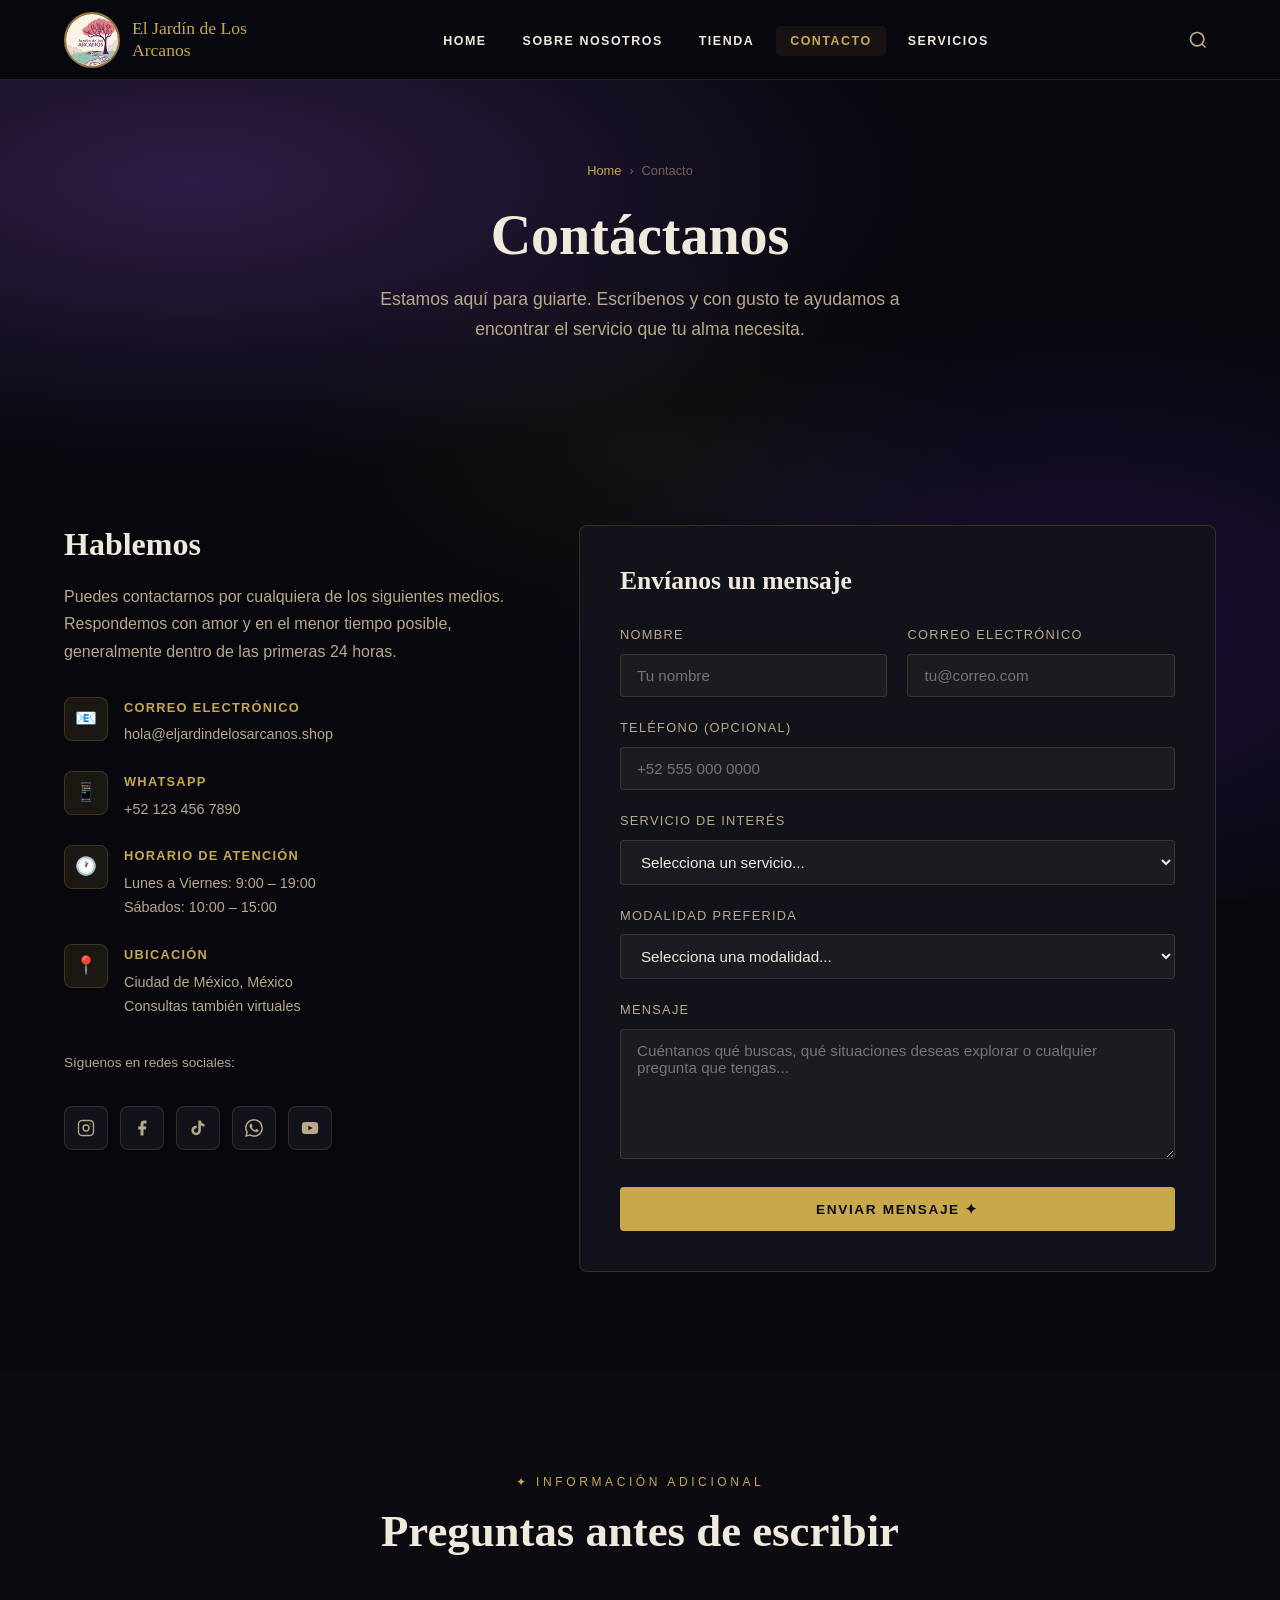
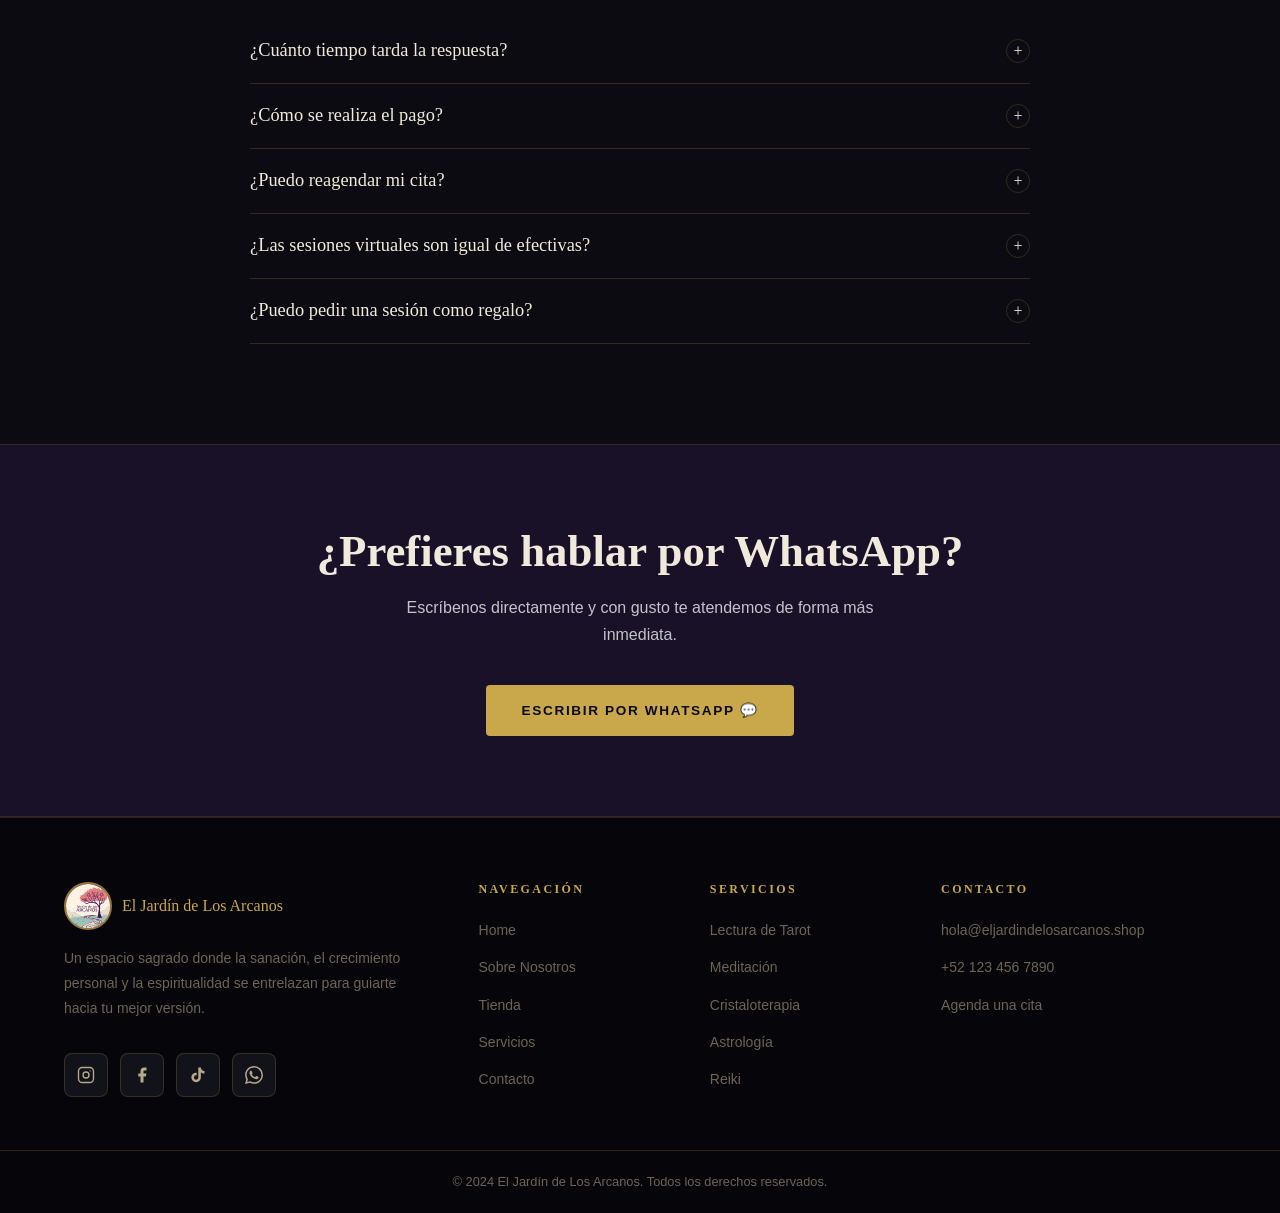
<file: contacto.html>
<!DOCTYPE html>
<html lang="es">
<head>
  <meta charset="UTF-8" />
  <meta name="viewport" content="width=device-width, initial-scale=1.0" />
  <title>Contacto — El Jardín de Los Arcanos</title>
  <meta name="description" content="Contáctanos para agendar tu consulta o resolver cualquier duda sobre nuestros servicios holísticos." />
  <link rel="stylesheet" href="css/styles.css" />
  <link rel="icon" href="data:image/svg+xml,<svg xmlns='http://www.w3.org/2000/svg' viewBox='0 0 100 100'><text y='.9em' font-size='90'>🌿</text></svg>" />
</head>
<body>

<!-- NAVBAR -->
<nav class="navbar">
  <div class="nav-inner">
    <a href="index.html" class="nav-logo">
      <img src="icon.svg" alt="El Jardín de Los Arcanos" class="nav-logo-img" />
      <span class="nav-logo-text">El Jardín de Los Arcanos</span>
    </a>
    <ul class="nav-links">
      <li><a href="index.html">Home</a></li>
      <li><a href="sobre-nosotros.html">Sobre Nosotros</a></li>
      <li><a href="tienda.html">Tienda</a></li>
      <li><a href="contacto.html">Contacto</a></li>
      <li><a href="servicios.html">Servicios</a></li>
    </ul>
    <button class="nav-search" id="searchToggle" aria-label="Buscar">
      <svg viewBox="0 0 24 24" fill="none" stroke="currentColor" stroke-width="2"><circle cx="11" cy="11" r="8"/><path d="m21 21-4.35-4.35"/></svg>
    </button>
    <button class="hamburger" id="hamburger" aria-label="Menú">
      <span></span><span></span><span></span>
    </button>
  </div>
</nav>
<div class="mobile-menu" id="mobileMenu">
  <a href="index.html">Home</a>
  <a href="sobre-nosotros.html">Sobre Nosotros</a>
  <a href="tienda.html">Tienda</a>
  <a href="contacto.html">Contacto</a>
  <a href="servicios.html">Servicios</a>
</div>
<div class="search-overlay" id="searchOverlay">
  <button class="search-close" id="searchClose">×</button>
  <input type="text" id="searchInput" placeholder="Buscar artículos, servicios..." />
  <p style="color:var(--text-muted);font-size:0.85rem">Presiona Esc para cerrar</p>
</div>

<!-- PAGE HERO -->
<div class="page-hero">
  <div class="page-hero-bg" style="background-image:url('https://images.unsplash.com/photo-1602523961358-f9f03dd557db?w=1400&q=80')"></div>
  <div class="container page-hero-content">
    <div class="breadcrumb">
      <a href="index.html">Home</a>
      <span>›</span>
      <span>Contacto</span>
    </div>
    <h1>Contáctanos</h1>
    <p>Estamos aquí para guiarte. Escríbenos y con gusto te ayudamos a encontrar el servicio que tu alma necesita.</p>
  </div>
</div>

<!-- CONTACTO PRINCIPAL -->
<section class="section">
  <div class="container">
    <div class="contact-layout">

      <!-- INFO -->
      <div class="contact-info reveal">
        <h2>Hablemos</h2>
        <p>Puedes contactarnos por cualquiera de los siguientes medios. Respondemos con amor y en el menor tiempo posible, generalmente dentro de las primeras 24 horas.</p>

        <div class="contact-item">
          <div class="contact-item-icon">📧</div>
          <div class="contact-item-text">
            <strong>Correo Electrónico</strong>
            <p><a href="mailto:hola@eljardindelosarcanos.shop" style="color:var(--text-secondary)">hola@eljardindelosarcanos.shop</a></p>
          </div>
        </div>

        <div class="contact-item">
          <div class="contact-item-icon">📱</div>
          <div class="contact-item-text">
            <strong>WhatsApp</strong>
            <p><a href="https://wa.me/521234567890" style="color:var(--text-secondary)">+52 123 456 7890</a></p>
          </div>
        </div>

        <div class="contact-item">
          <div class="contact-item-icon">🕐</div>
          <div class="contact-item-text">
            <strong>Horario de Atención</strong>
            <p>Lunes a Viernes: 9:00 – 19:00<br>Sábados: 10:00 – 15:00</p>
          </div>
        </div>

        <div class="contact-item">
          <div class="contact-item-icon">📍</div>
          <div class="contact-item-text">
            <strong>Ubicación</strong>
            <p>Ciudad de México, México<br>Consultas también virtuales</p>
          </div>
        </div>

        <div style="margin-top:32px">
          <p style="color:var(--text-secondary);font-size:0.85rem;margin-bottom:16px">Síguenos en redes sociales:</p>
          <div class="social-links">
            <a href="#" class="social-link" aria-label="Instagram"><svg viewBox="0 0 24 24" fill="none" stroke="currentColor" stroke-width="1.8" stroke-linecap="round" stroke-linejoin="round"><rect x="2" y="2" width="20" height="20" rx="5"/><circle cx="12" cy="12" r="4"/><circle cx="17.5" cy="6.5" r="0.8" fill="currentColor" stroke="none"/></svg></a>
            <a href="#" class="social-link" aria-label="Facebook"><svg viewBox="0 0 24 24" fill="currentColor"><path d="M18 2h-3a5 5 0 0 0-5 5v3H7v4h3v8h4v-8h3l1-4h-4V7a1 1 0 0 1 1-1h3z"/></svg></a>
            <a href="#" class="social-link" aria-label="TikTok"><svg viewBox="0 0 24 24" fill="currentColor"><path d="M19.59 6.69a4.83 4.83 0 0 1-3.77-4.25V2h-3.45v13.67a2.89 2.89 0 0 1-2.88 2.5 2.89 2.89 0 0 1-2.89-2.89 2.89 2.89 0 0 1 2.89-2.89c.28 0 .54.04.79.1V9.01a6.27 6.27 0 0 0-.79-.05 6.34 6.34 0 0 0-6.34 6.34 6.34 6.34 0 0 0 6.34 6.34 6.34 6.34 0 0 0 6.33-6.34V8.69a8.18 8.18 0 0 0 4.78 1.52V6.75a4.85 4.85 0 0 1-1.01-.06z"/></svg></a>
            <a href="https://wa.me/521234567890" class="social-link" aria-label="WhatsApp"><svg viewBox="0 0 24 24" fill="currentColor"><path d="M17.472 14.382c-.297-.149-1.758-.867-2.03-.967-.273-.099-.471-.148-.67.15-.197.297-.767.966-.94 1.164-.173.199-.347.223-.644.075-.297-.15-1.255-.463-2.39-1.475-.883-.788-1.48-1.761-1.653-2.059-.173-.297-.018-.458.13-.606.134-.133.298-.347.446-.52.149-.174.198-.298.298-.497.099-.198.05-.371-.025-.52-.075-.149-.669-1.612-.916-2.207-.242-.579-.487-.5-.669-.51-.173-.008-.371-.01-.57-.01-.198 0-.52.074-.792.372-.272.297-1.04 1.016-1.04 2.479 0 1.462 1.065 2.875 1.213 3.074.149.198 2.096 3.2 5.077 4.487.709.306 1.262.489 1.694.625.712.227 1.36.195 1.871.118.571-.085 1.758-.719 2.006-1.413.248-.694.248-1.289.173-1.413-.074-.124-.272-.198-.57-.347m-5.421 7.403h-.004a9.87 9.87 0 0 1-5.031-1.378l-.361-.214-3.741.982.998-3.648-.235-.374a9.86 9.86 0 0 1-1.51-5.26c.001-5.45 4.436-9.884 9.888-9.884 2.64 0 5.122 1.03 6.988 2.898a9.825 9.825 0 0 1 2.893 6.994c-.003 5.45-4.437 9.884-9.885 9.884m8.413-18.297A11.815 11.815 0 0 0 12.05 0C5.495 0 .16 5.335.157 11.892c0 2.096.547 4.142 1.588 5.945L.057 24l6.305-1.654a11.882 11.882 0 0 0 5.683 1.448h.005c6.554 0 11.89-5.335 11.893-11.893a11.821 11.821 0 0 0-3.48-8.413z"/></svg></a>
            <a href="#" class="social-link" aria-label="YouTube"><svg viewBox="0 0 24 24" fill="currentColor"><path d="M22.54 6.42a2.78 2.78 0 0 0-1.95-1.96C18.88 4 12 4 12 4s-6.88 0-8.59.46a2.78 2.78 0 0 0-1.95 1.96A29 29 0 0 0 1 12a29 29 0 0 0 .46 5.58 2.78 2.78 0 0 0 1.95 1.96C5.12 20 12 20 12 20s6.88 0 8.59-.46a2.78 2.78 0 0 0 1.95-1.96A29 29 0 0 0 23 12a29 29 0 0 0-.46-5.58zM9.75 15.02V8.98L15.5 12l-5.75 3.02z"/></svg></a>
          </div>
        </div>
      </div>

      <!-- FORMULARIO -->
      <div class="reveal">
        <div class="contact-form" id="contactFormWrap">
          <h3>Envíanos un mensaje</h3>
          <form id="contactForm">
            <div class="form-row">
              <div class="form-group">
                <label for="nombre">Nombre</label>
                <input type="text" id="nombre" name="nombre" placeholder="Tu nombre" required />
              </div>
              <div class="form-group">
                <label for="email">Correo Electrónico</label>
                <input type="email" id="email" name="email" placeholder="tu@correo.com" required />
              </div>
            </div>
            <div class="form-group">
              <label for="telefono">Teléfono (opcional)</label>
              <input type="tel" id="telefono" name="telefono" placeholder="+52 555 000 0000" />
            </div>
            <div class="form-group">
              <label for="servicio">Servicio de interés</label>
              <select id="servicio" name="servicio">
                <option value="">Selecciona un servicio...</option>
                <option value="tarot">Lectura de Tarot</option>
                <option value="meditacion">Meditación Guiada</option>
                <option value="cristaloterapia">Cristaloterapia</option>
                <option value="astrologia">Carta Astral</option>
                <option value="reiki">Reiki Universal</option>
                <option value="rituales">Rituales de Luna</option>
                <option value="numerologia">Numerología</option>
                <option value="paquete">Paquetes de Acompañamiento</option>
                <option value="tienda">Productos de la Tienda</option>
                <option value="otro">Otro</option>
              </select>
            </div>
            <div class="form-group">
              <label for="modalidad">Modalidad preferida</label>
              <select id="modalidad" name="modalidad">
                <option value="">Selecciona una modalidad...</option>
                <option value="virtual">Virtual (videollamada)</option>
                <option value="presencial">Presencial (CDMX)</option>
                <option value="indiferente">Me es indiferente</option>
              </select>
            </div>
            <div class="form-group">
              <label for="mensaje">Mensaje</label>
              <textarea id="mensaje" name="mensaje" placeholder="Cuéntanos qué buscas, qué situaciones deseas explorar o cualquier pregunta que tengas..." required></textarea>
            </div>
            <button type="submit" class="btn btn-primary" style="width:100%">Enviar mensaje ✦</button>
          </form>

          <div class="form-success" id="formSuccess">
            <div class="success-icon">🌙</div>
            <h3 style="font-family:var(--font-heading);font-size:1.8rem;margin-bottom:12px">¡Mensaje recibido!</h3>
            <p style="color:var(--text-secondary)">Gracias por escribirnos. Te contactaremos dentro de las próximas 24 horas con amor y dedicación.</p>
            <a href="index.html" class="btn btn-outline" style="margin-top:24px;display:inline-block">Volver al inicio</a>
          </div>
        </div>
      </div>

    </div>
  </div>
</section>

<!-- MAPA / HORARIOS -->
<section class="section section-alt">
  <div class="container">
    <div class="section-header reveal">
      <span class="eyebrow">✦ Información adicional</span>
      <h2>Preguntas antes de escribir</h2>
    </div>
    <div class="faq-list">
      <div class="faq-item reveal">
        <button class="faq-question">¿Cuánto tiempo tarda la respuesta? <span class="faq-icon">+</span></button>
        <div class="faq-answer">
          <div class="faq-answer-inner">Respondemos todos los mensajes dentro de las primeras 24 horas en días hábiles. Los mensajes recibidos los fines de semana o en días festivos serán atendidos el siguiente día hábil.</div>
        </div>
      </div>
      <div class="faq-item reveal">
        <button class="faq-question">¿Cómo se realiza el pago? <span class="faq-icon">+</span></button>
        <div class="faq-answer">
          <div class="faq-answer-inner">Aceptamos transferencia bancaria, tarjeta de crédito/débito y PayPal. Para las sesiones se solicita un depósito del 50% al confirmar la cita. El saldo restante se liquida al inicio de la sesión.</div>
        </div>
      </div>
      <div class="faq-item reveal">
        <button class="faq-question">¿Puedo reagendar mi cita? <span class="faq-icon">+</span></button>
        <div class="faq-answer">
          <div class="faq-answer-inner">Sí, puedes reagendar con al menos 24 horas de anticipación sin costo adicional. Las cancelaciones con menos de 24 horas o el no presentarse a la cita sin aviso implican la pérdida del depósito.</div>
        </div>
      </div>
      <div class="faq-item reveal">
        <button class="faq-question">¿Las sesiones virtuales son igual de efectivas? <span class="faq-icon">+</span></button>
        <div class="faq-answer">
          <div class="faq-answer-inner">Totalmente. La energía no tiene barreras geográficas. Nuestras sesiones virtuales tienen exactamente la misma profundidad y efectividad que las presenciales. Se realizan por Zoom, Google Meet o WhatsApp Video.</div>
        </div>
      </div>
      <div class="faq-item reveal">
        <button class="faq-question">¿Puedo pedir una sesión como regalo? <span class="faq-icon">+</span></button>
        <div class="faq-answer">
          <div class="faq-answer-inner">¡Sí! Ofrecemos tarjetas de regalo para todos nuestros servicios. Son el regalo perfecto para quienes buscan crecimiento personal y bienestar espiritual. Contáctanos para más detalles.</div>
        </div>
      </div>
    </div>
  </div>
</section>

<!-- CTA -->
<div class="cta-band">
  <div class="container">
    <h2 class="reveal">¿Prefieres hablar por WhatsApp?</h2>
    <p class="reveal">Escríbenos directamente y con gusto te atendemos de forma más inmediata.</p>
    <a href="https://wa.me/521234567890?text=Hola,%20me%20interesa%20conocer%20más%20sobre%20sus%20servicios" class="btn btn-primary reveal" target="_blank" rel="noopener">Escribir por WhatsApp 💬</a>
  </div>
</div>

<!-- FOOTER -->
<footer class="footer">
  <div class="container">
    <div class="footer-grid">
      <div class="footer-brand">
        <div class="footer-logo">
          <img src="icon.svg" alt="Logo" class="footer-logo-img" />
          <span class="footer-logo-text">El Jardín de Los Arcanos</span>
        </div>
        <p class="footer-desc">Un espacio sagrado donde la sanación, el crecimiento personal y la espiritualidad se entrelazan para guiarte hacia tu mejor versión.</p>
        <div class="social-links">
          <a href="#" class="social-link" aria-label="Instagram"><svg viewBox="0 0 24 24" fill="none" stroke="currentColor" stroke-width="1.8" stroke-linecap="round" stroke-linejoin="round"><rect x="2" y="2" width="20" height="20" rx="5"/><circle cx="12" cy="12" r="4"/><circle cx="17.5" cy="6.5" r="0.8" fill="currentColor" stroke="none"/></svg></a>
          <a href="#" class="social-link" aria-label="Facebook"><svg viewBox="0 0 24 24" fill="currentColor"><path d="M18 2h-3a5 5 0 0 0-5 5v3H7v4h3v8h4v-8h3l1-4h-4V7a1 1 0 0 1 1-1h3z"/></svg></a>
          <a href="#" class="social-link" aria-label="TikTok"><svg viewBox="0 0 24 24" fill="currentColor"><path d="M19.59 6.69a4.83 4.83 0 0 1-3.77-4.25V2h-3.45v13.67a2.89 2.89 0 0 1-2.88 2.5 2.89 2.89 0 0 1-2.89-2.89 2.89 2.89 0 0 1 2.89-2.89c.28 0 .54.04.79.1V9.01a6.27 6.27 0 0 0-.79-.05 6.34 6.34 0 0 0-6.34 6.34 6.34 6.34 0 0 0 6.34 6.34 6.34 6.34 0 0 0 6.33-6.34V8.69a8.18 8.18 0 0 0 4.78 1.52V6.75a4.85 4.85 0 0 1-1.01-.06z"/></svg></a>
          <a href="https://wa.me/521234567890" class="social-link" aria-label="WhatsApp"><svg viewBox="0 0 24 24" fill="currentColor"><path d="M17.472 14.382c-.297-.149-1.758-.867-2.03-.967-.273-.099-.471-.148-.67.15-.197.297-.767.966-.94 1.164-.173.199-.347.223-.644.075-.297-.15-1.255-.463-2.39-1.475-.883-.788-1.48-1.761-1.653-2.059-.173-.297-.018-.458.13-.606.134-.133.298-.347.446-.52.149-.174.198-.298.298-.497.099-.198.05-.371-.025-.52-.075-.149-.669-1.612-.916-2.207-.242-.579-.487-.5-.669-.51-.173-.008-.371-.01-.57-.01-.198 0-.52.074-.792.372-.272.297-1.04 1.016-1.04 2.479 0 1.462 1.065 2.875 1.213 3.074.149.198 2.096 3.2 5.077 4.487.709.306 1.262.489 1.694.625.712.227 1.36.195 1.871.118.571-.085 1.758-.719 2.006-1.413.248-.694.248-1.289.173-1.413-.074-.124-.272-.198-.57-.347m-5.421 7.403h-.004a9.87 9.87 0 0 1-5.031-1.378l-.361-.214-3.741.982.998-3.648-.235-.374a9.86 9.86 0 0 1-1.51-5.26c.001-5.45 4.436-9.884 9.888-9.884 2.64 0 5.122 1.03 6.988 2.898a9.825 9.825 0 0 1 2.893 6.994c-.003 5.45-4.437 9.884-9.885 9.884m8.413-18.297A11.815 11.815 0 0 0 12.05 0C5.495 0 .16 5.335.157 11.892c0 2.096.547 4.142 1.588 5.945L.057 24l6.305-1.654a11.882 11.882 0 0 0 5.683 1.448h.005c6.554 0 11.89-5.335 11.893-11.893a11.821 11.821 0 0 0-3.48-8.413z"/></svg></a>
        </div>
      </div>
      <div class="footer-col">
        <h4>Navegación</h4>
        <ul class="footer-links">
          <li><a href="index.html">Home</a></li>
          <li><a href="sobre-nosotros.html">Sobre Nosotros</a></li>
          <li><a href="tienda.html">Tienda</a></li>
          <li><a href="servicios.html">Servicios</a></li>
          <li><a href="contacto.html">Contacto</a></li>
        </ul>
      </div>
      <div class="footer-col">
        <h4>Servicios</h4>
        <ul class="footer-links">
          <li><a href="servicios.html">Lectura de Tarot</a></li>
          <li><a href="servicios.html">Meditación</a></li>
          <li><a href="servicios.html">Cristaloterapia</a></li>
          <li><a href="servicios.html">Astrología</a></li>
          <li><a href="servicios.html">Reiki</a></li>
        </ul>
      </div>
      <div class="footer-col">
        <h4>Contacto</h4>
        <ul class="footer-links">
          <li><a href="mailto:hola@eljardindelosarcanos.shop">hola@eljardindelosarcanos.shop</a></li>
          <li><a href="tel:+521234567890">+52 123 456 7890</a></li>
          <li><a href="contacto.html">Agenda una cita</a></li>
        </ul>
      </div>
    </div>
  </div>
  <div class="footer-bottom">
    <div class="container">
      <p>© 2024 El Jardín de Los Arcanos. Todos los derechos reservados.</p>
    </div>
  </div>
</footer>

<script src="js/main.js"></script>
</body>
</html>
</file>
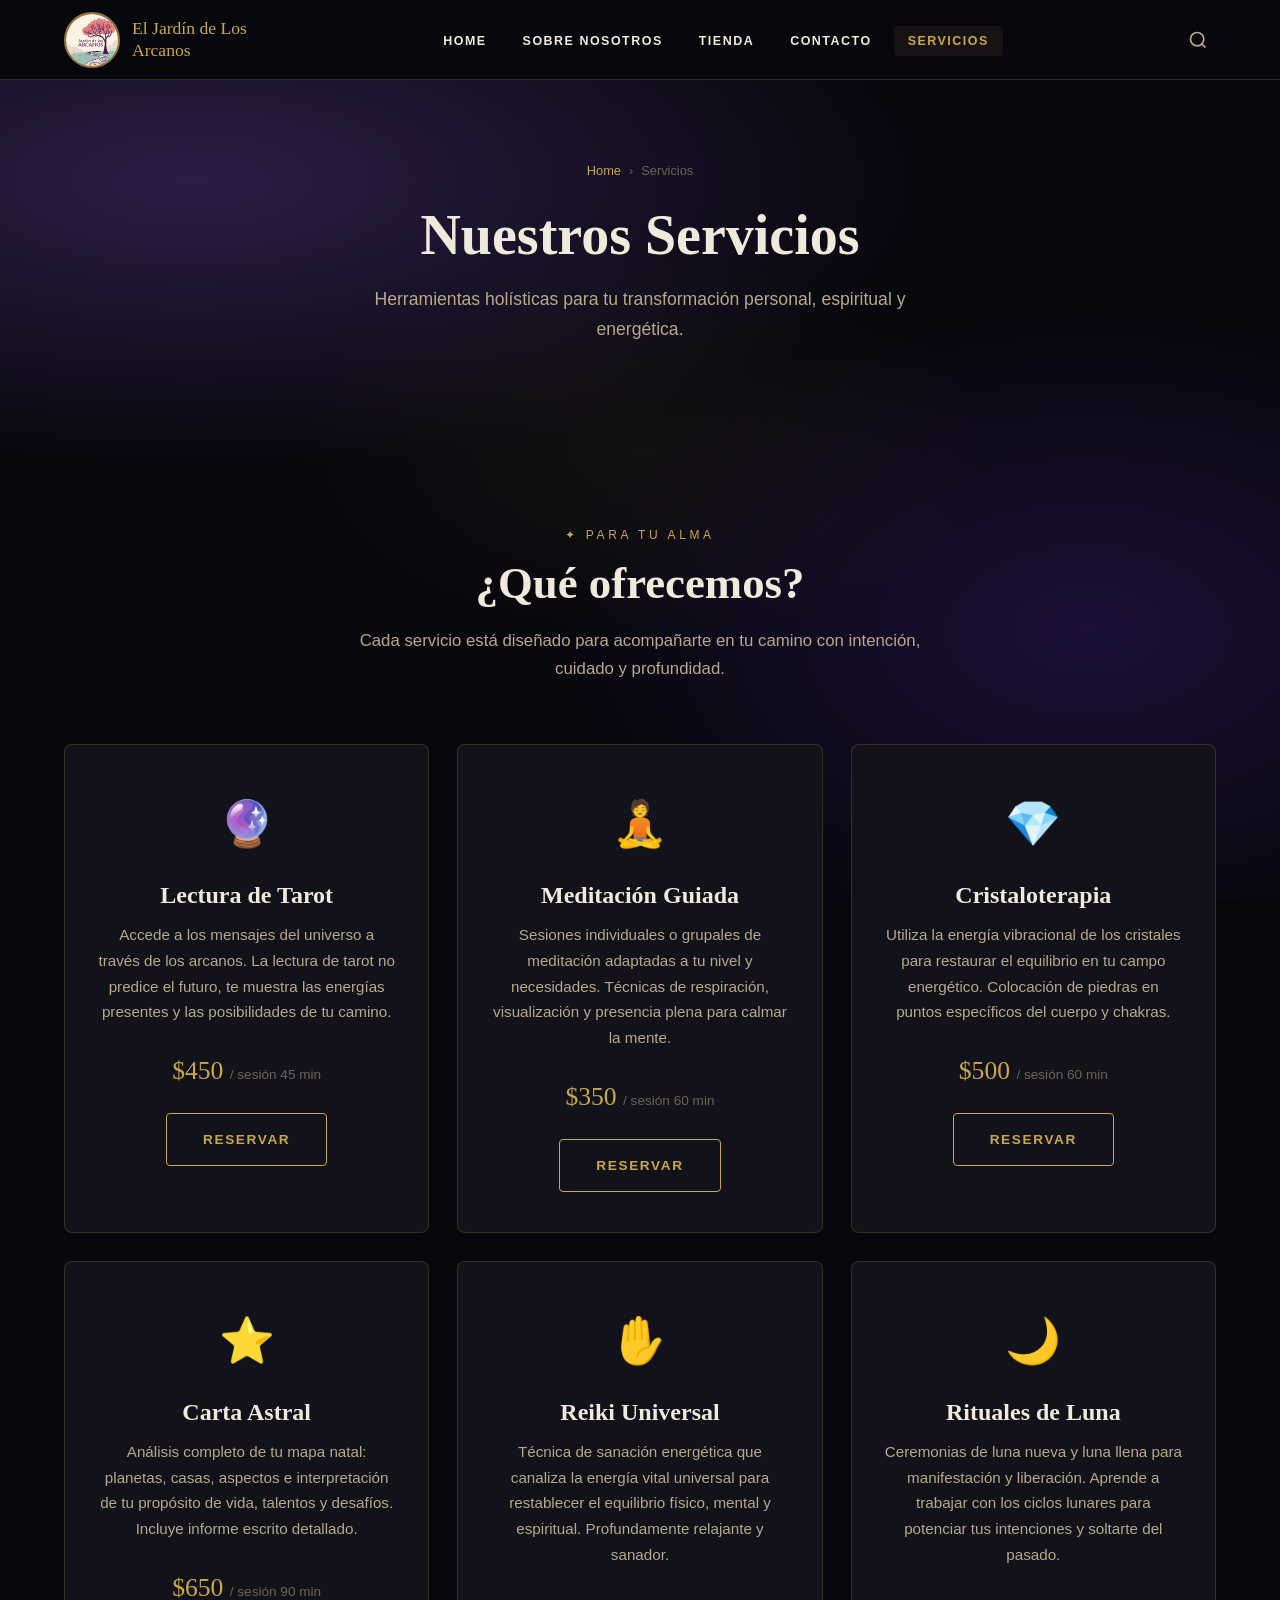
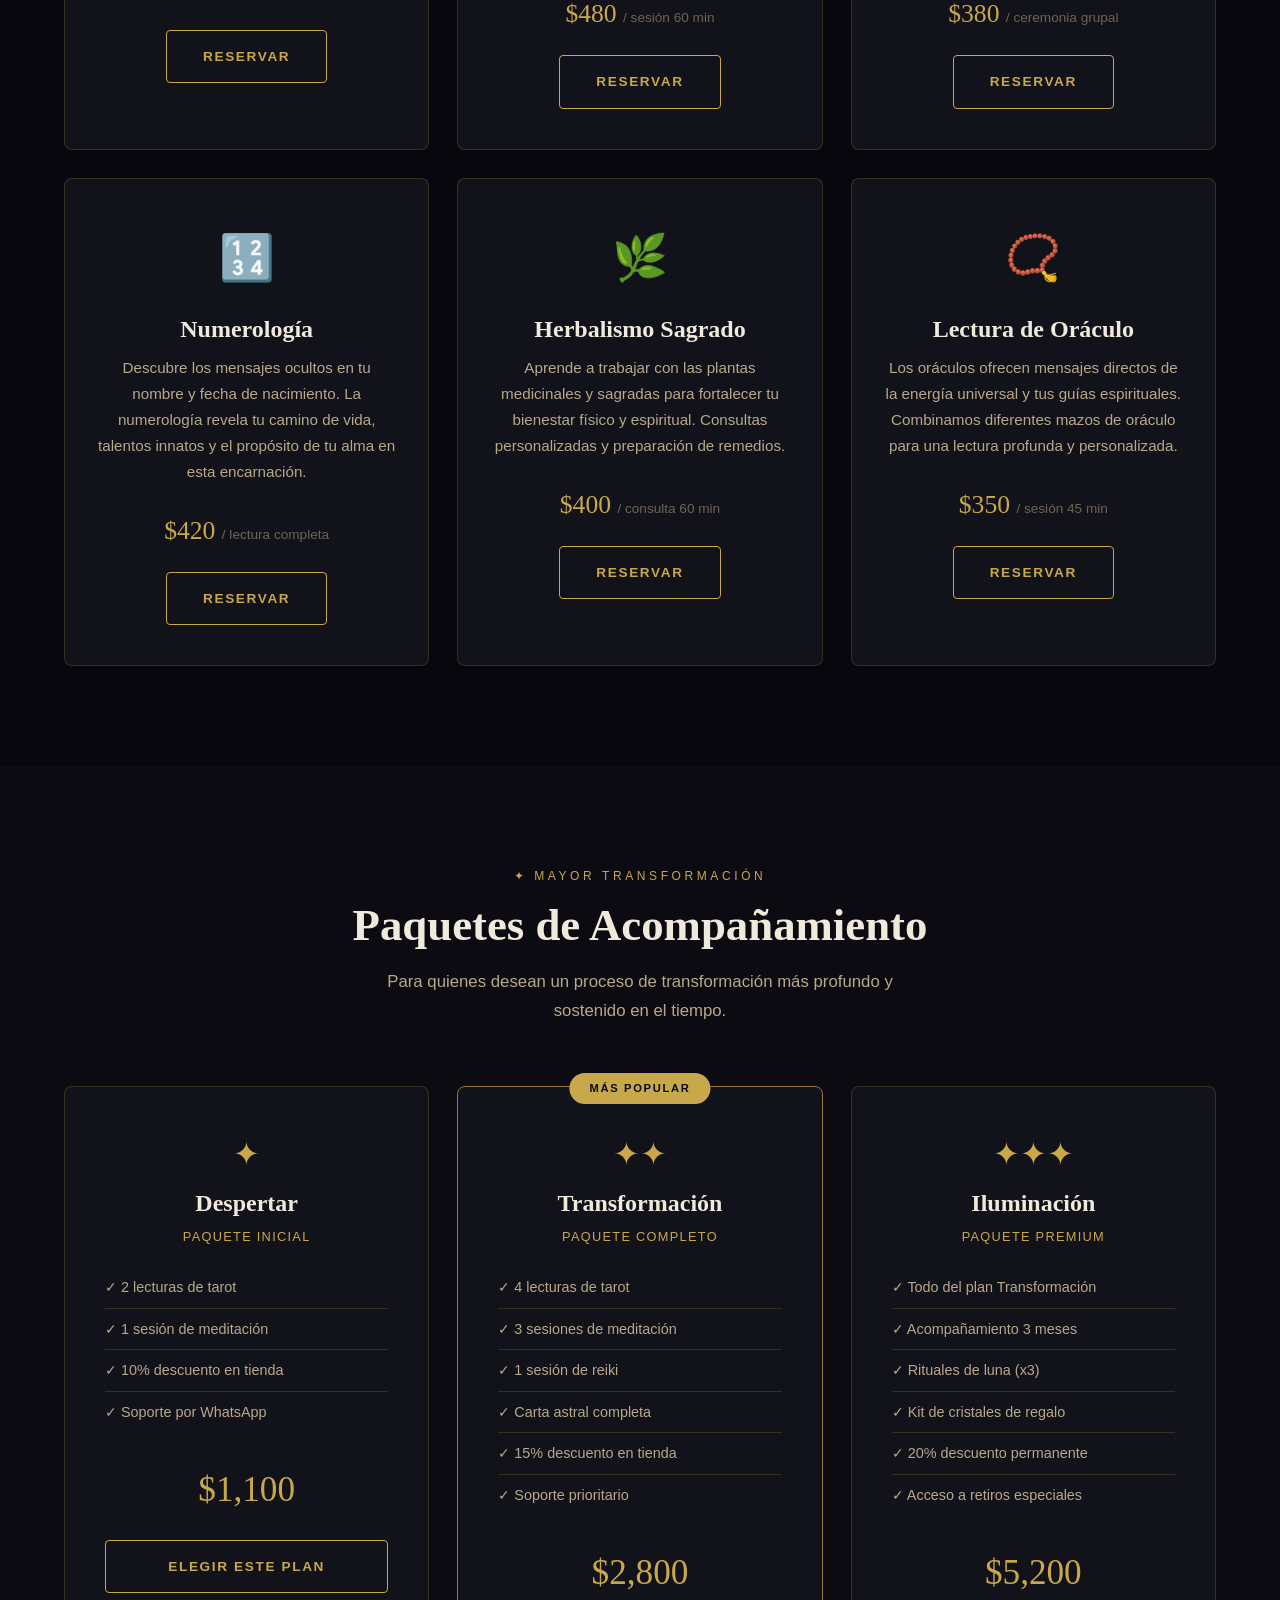
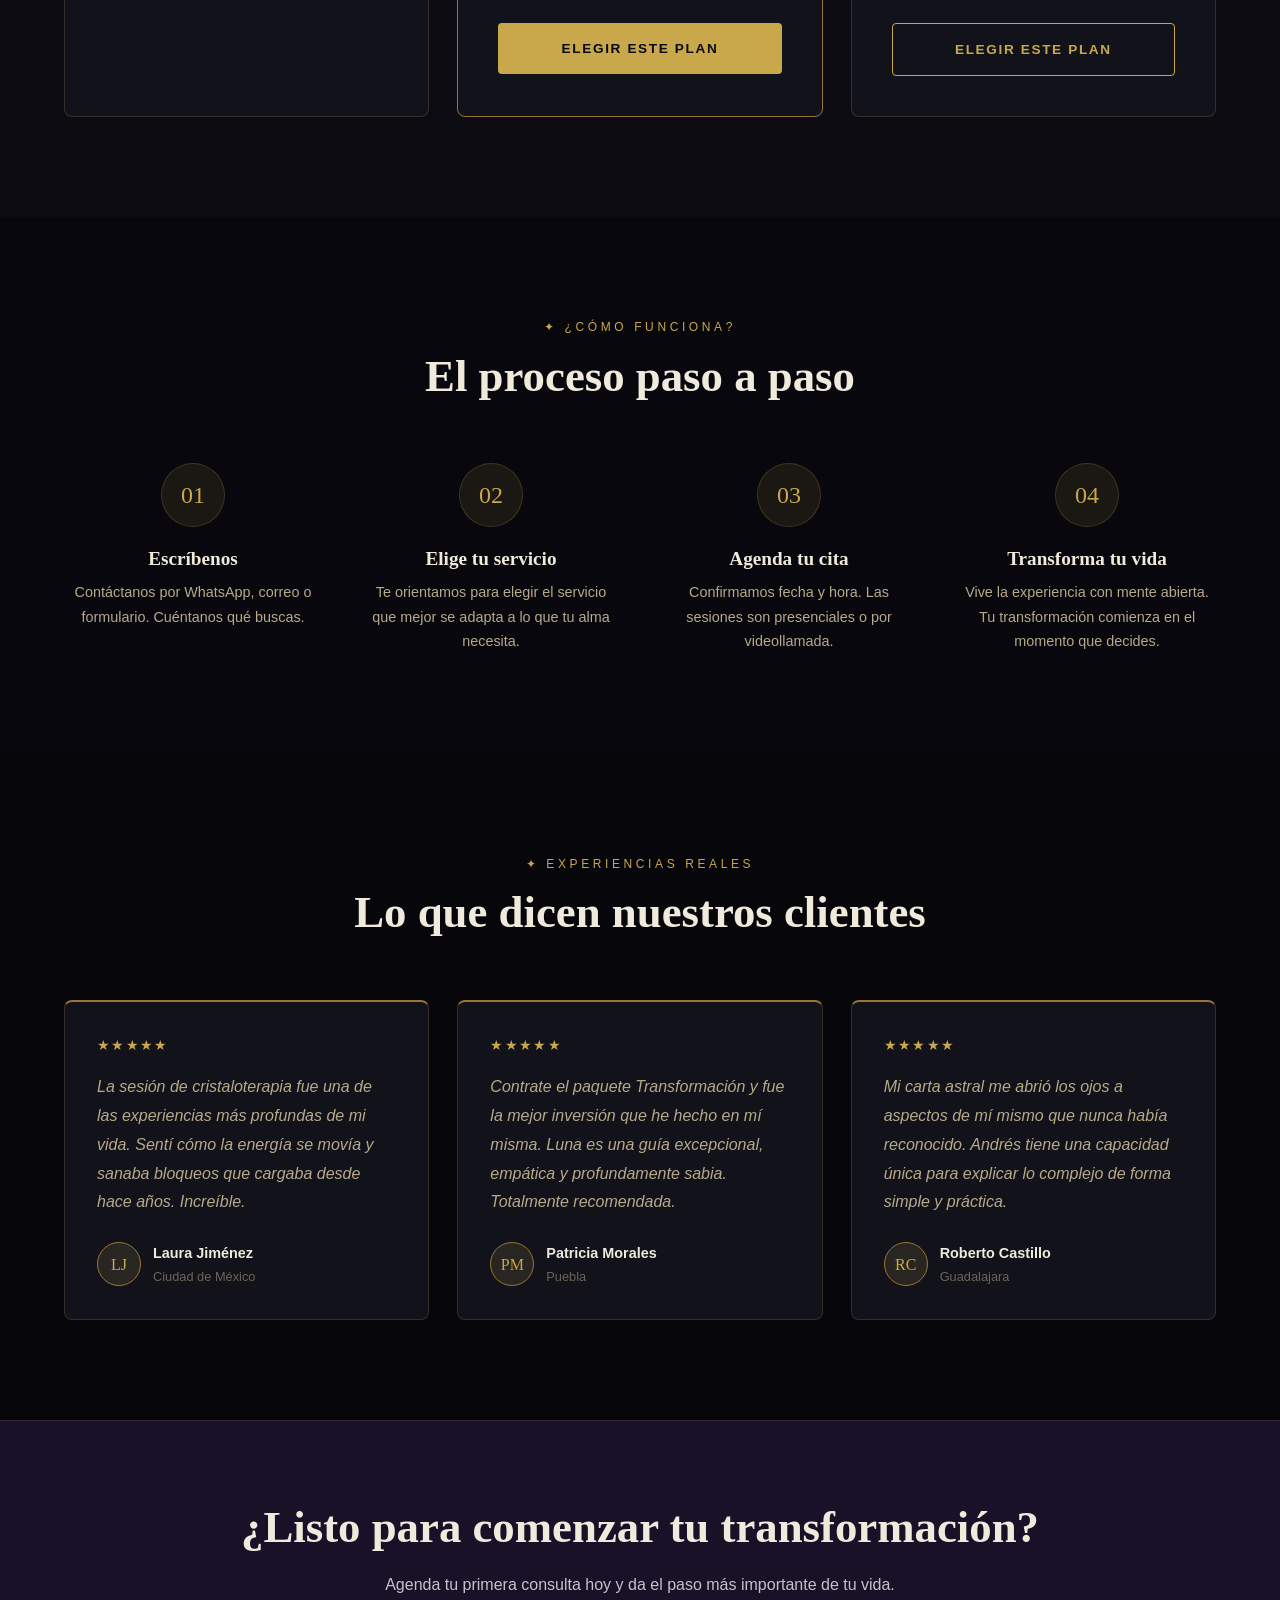
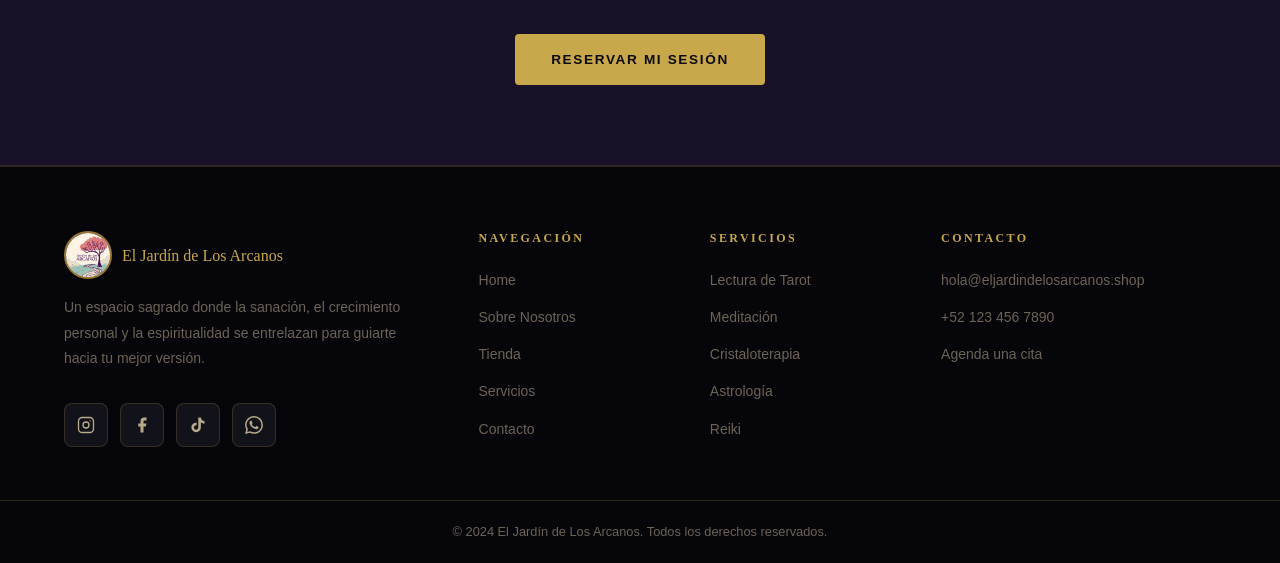
<file: servicios.html>
<!DOCTYPE html>
<html lang="es">
<head>
  <meta charset="UTF-8" />
  <meta name="viewport" content="width=device-width, initial-scale=1.0" />
  <title>Servicios — El Jardín de Los Arcanos</title>
  <meta name="description" content="Descubre todos nuestros servicios holísticos: tarot, meditación, cristaloterapia, astrología, reiki y más." />
  <link rel="stylesheet" href="css/styles.css" />
  <link rel="icon" href="data:image/svg+xml,<svg xmlns='http://www.w3.org/2000/svg' viewBox='0 0 100 100'><text y='.9em' font-size='90'>🌿</text></svg>" />
</head>
<body>

<!-- NAVBAR -->
<nav class="navbar">
  <div class="nav-inner">
    <a href="index.html" class="nav-logo">
      <img src="icon.svg" alt="El Jardín de Los Arcanos" class="nav-logo-img" />
      <span class="nav-logo-text">El Jardín de Los Arcanos</span>
    </a>
    <ul class="nav-links">
      <li><a href="index.html">Home</a></li>
      <li><a href="sobre-nosotros.html">Sobre Nosotros</a></li>
      <li><a href="tienda.html">Tienda</a></li>
      <li><a href="contacto.html">Contacto</a></li>
      <li><a href="servicios.html">Servicios</a></li>
    </ul>
    <button class="nav-search" id="searchToggle" aria-label="Buscar">
      <svg viewBox="0 0 24 24" fill="none" stroke="currentColor" stroke-width="2"><circle cx="11" cy="11" r="8"/><path d="m21 21-4.35-4.35"/></svg>
    </button>
    <button class="hamburger" id="hamburger" aria-label="Menú">
      <span></span><span></span><span></span>
    </button>
  </div>
</nav>
<div class="mobile-menu" id="mobileMenu">
  <a href="index.html">Home</a>
  <a href="sobre-nosotros.html">Sobre Nosotros</a>
  <a href="tienda.html">Tienda</a>
  <a href="contacto.html">Contacto</a>
  <a href="servicios.html">Servicios</a>
</div>
<div class="search-overlay" id="searchOverlay">
  <button class="search-close" id="searchClose">×</button>
  <input type="text" id="searchInput" placeholder="Buscar artículos, servicios..." />
  <p style="color:var(--text-muted);font-size:0.85rem">Presiona Esc para cerrar</p>
</div>

<!-- PAGE HERO -->
<div class="page-hero">
  <div class="page-hero-bg" style="background-image:url('https://images.unsplash.com/photo-1601929862195-b9560e0e3297?w=1400&q=80')"></div>
  <div class="container page-hero-content">
    <div class="breadcrumb">
      <a href="index.html">Home</a>
      <span>›</span>
      <span>Servicios</span>
    </div>
    <h1>Nuestros Servicios</h1>
    <p>Herramientas holísticas para tu transformación personal, espiritual y energética.</p>
  </div>
</div>

<!-- SERVICIOS PRINCIPALES -->
<section class="section">
  <div class="container">
    <div class="section-header reveal">
      <span class="eyebrow">✦ Para tu alma</span>
      <h2>¿Qué ofrecemos?</h2>
      <p>Cada servicio está diseñado para acompañarte en tu camino con intención, cuidado y profundidad.</p>
    </div>
    <div class="services-grid">

      <div class="service-card reveal">
        <span class="service-icon">🔮</span>
        <h3>Lectura de Tarot</h3>
        <p>Accede a los mensajes del universo a través de los arcanos. La lectura de tarot no predice el futuro, te muestra las energías presentes y las posibilidades de tu camino.</p>
        <span class="service-price">$450 <span>/ sesión 45 min</span></span>
        <a href="contacto.html" class="btn btn-outline">Reservar</a>
      </div>

      <div class="service-card reveal">
        <span class="service-icon">🧘</span>
        <h3>Meditación Guiada</h3>
        <p>Sesiones individuales o grupales de meditación adaptadas a tu nivel y necesidades. Técnicas de respiración, visualización y presencia plena para calmar la mente.</p>
        <span class="service-price">$350 <span>/ sesión 60 min</span></span>
        <a href="contacto.html" class="btn btn-outline">Reservar</a>
      </div>

      <div class="service-card reveal">
        <span class="service-icon">💎</span>
        <h3>Cristaloterapia</h3>
        <p>Utiliza la energía vibracional de los cristales para restaurar el equilibrio en tu campo energético. Colocación de piedras en puntos específicos del cuerpo y chakras.</p>
        <span class="service-price">$500 <span>/ sesión 60 min</span></span>
        <a href="contacto.html" class="btn btn-outline">Reservar</a>
      </div>

      <div class="service-card reveal">
        <span class="service-icon">⭐</span>
        <h3>Carta Astral</h3>
        <p>Análisis completo de tu mapa natal: planetas, casas, aspectos e interpretación de tu propósito de vida, talentos y desafíos. Incluye informe escrito detallado.</p>
        <span class="service-price">$650 <span>/ sesión 90 min</span></span>
        <a href="contacto.html" class="btn btn-outline">Reservar</a>
      </div>

      <div class="service-card reveal">
        <span class="service-icon">✋</span>
        <h3>Reiki Universal</h3>
        <p>Técnica de sanación energética que canaliza la energía vital universal para restablecer el equilibrio físico, mental y espiritual. Profundamente relajante y sanador.</p>
        <span class="service-price">$480 <span>/ sesión 60 min</span></span>
        <a href="contacto.html" class="btn btn-outline">Reservar</a>
      </div>

      <div class="service-card reveal">
        <span class="service-icon">🌙</span>
        <h3>Rituales de Luna</h3>
        <p>Ceremonias de luna nueva y luna llena para manifestación y liberación. Aprende a trabajar con los ciclos lunares para potenciar tus intenciones y soltarte del pasado.</p>
        <span class="service-price">$380 <span>/ ceremonia grupal</span></span>
        <a href="contacto.html" class="btn btn-outline">Reservar</a>
      </div>

      <div class="service-card reveal">
        <span class="service-icon">🔢</span>
        <h3>Numerología</h3>
        <p>Descubre los mensajes ocultos en tu nombre y fecha de nacimiento. La numerología revela tu camino de vida, talentos innatos y el propósito de tu alma en esta encarnación.</p>
        <span class="service-price">$420 <span>/ lectura completa</span></span>
        <a href="contacto.html" class="btn btn-outline">Reservar</a>
      </div>

      <div class="service-card reveal">
        <span class="service-icon">🌿</span>
        <h3>Herbalismo Sagrado</h3>
        <p>Aprende a trabajar con las plantas medicinales y sagradas para fortalecer tu bienestar físico y espiritual. Consultas personalizadas y preparación de remedios.</p>
        <span class="service-price">$400 <span>/ consulta 60 min</span></span>
        <a href="contacto.html" class="btn btn-outline">Reservar</a>
      </div>

      <div class="service-card reveal">
        <span class="service-icon">📿</span>
        <h3>Lectura de Oráculo</h3>
        <p>Los oráculos ofrecen mensajes directos de la energía universal y tus guías espirituales. Combinamos diferentes mazos de oráculo para una lectura profunda y personalizada.</p>
        <span class="service-price">$350 <span>/ sesión 45 min</span></span>
        <a href="contacto.html" class="btn btn-outline">Reservar</a>
      </div>

    </div>
  </div>
</section>

<!-- PAQUETES -->
<section class="section section-alt">
  <div class="container">
    <div class="section-header reveal">
      <span class="eyebrow">✦ Mayor transformación</span>
      <h2>Paquetes de Acompañamiento</h2>
      <p>Para quienes desean un proceso de transformación más profundo y sostenido en el tiempo.</p>
    </div>
    <div class="cards-grid" style="grid-template-columns:repeat(auto-fit,minmax(300px,1fr))">
      <div class="card reveal">
        <div class="card-body" style="padding:40px;text-align:center">
          <div style="font-size:2rem;color:var(--gold);margin-bottom:8px">✦</div>
          <h3 style="font-size:1.5rem;margin-bottom:8px">Despertar</h3>
          <p style="color:var(--gold);font-size:0.8rem;letter-spacing:0.1em;text-transform:uppercase;margin-bottom:20px">Paquete Inicial</p>
          <ul style="list-style:none;color:var(--text-secondary);font-size:0.9rem;margin-bottom:28px;text-align:left">
            <li style="padding:8px 0;border-bottom:1px solid var(--border)">✓ 2 lecturas de tarot</li>
            <li style="padding:8px 0;border-bottom:1px solid var(--border)">✓ 1 sesión de meditación</li>
            <li style="padding:8px 0;border-bottom:1px solid var(--border)">✓ 10% descuento en tienda</li>
            <li style="padding:8px 0">✓ Soporte por WhatsApp</li>
          </ul>
          <div style="font-family:var(--font-heading);font-size:2.2rem;color:var(--gold);margin-bottom:20px">$1,100</div>
          <a href="contacto.html" class="btn btn-outline" style="width:100%;display:block;text-align:center">Elegir este plan</a>
        </div>
      </div>
      <div class="card reveal" style="border-color:var(--gold-dark);position:relative;overflow:visible">
        <div style="position:absolute;top:-14px;left:50%;transform:translateX(-50%);background:var(--gold);color:#0a0a0f;font-size:0.7rem;font-weight:700;letter-spacing:0.15em;text-transform:uppercase;padding:6px 20px;border-radius:999px;white-space:nowrap">Más popular</div>
        <div class="card-body" style="padding:40px;text-align:center">
          <div style="font-size:2rem;color:var(--gold);margin-bottom:8px">✦✦</div>
          <h3 style="font-size:1.5rem;margin-bottom:8px">Transformación</h3>
          <p style="color:var(--gold);font-size:0.8rem;letter-spacing:0.1em;text-transform:uppercase;margin-bottom:20px">Paquete Completo</p>
          <ul style="list-style:none;color:var(--text-secondary);font-size:0.9rem;margin-bottom:28px;text-align:left">
            <li style="padding:8px 0;border-bottom:1px solid var(--border)">✓ 4 lecturas de tarot</li>
            <li style="padding:8px 0;border-bottom:1px solid var(--border)">✓ 3 sesiones de meditación</li>
            <li style="padding:8px 0;border-bottom:1px solid var(--border)">✓ 1 sesión de reiki</li>
            <li style="padding:8px 0;border-bottom:1px solid var(--border)">✓ Carta astral completa</li>
            <li style="padding:8px 0;border-bottom:1px solid var(--border)">✓ 15% descuento en tienda</li>
            <li style="padding:8px 0">✓ Soporte prioritario</li>
          </ul>
          <div style="font-family:var(--font-heading);font-size:2.2rem;color:var(--gold);margin-bottom:20px">$2,800</div>
          <a href="contacto.html" class="btn btn-primary" style="width:100%;display:block;text-align:center">Elegir este plan</a>
        </div>
      </div>
      <div class="card reveal">
        <div class="card-body" style="padding:40px;text-align:center">
          <div style="font-size:2rem;color:var(--gold);margin-bottom:8px">✦✦✦</div>
          <h3 style="font-size:1.5rem;margin-bottom:8px">Iluminación</h3>
          <p style="color:var(--gold);font-size:0.8rem;letter-spacing:0.1em;text-transform:uppercase;margin-bottom:20px">Paquete Premium</p>
          <ul style="list-style:none;color:var(--text-secondary);font-size:0.9rem;margin-bottom:28px;text-align:left">
            <li style="padding:8px 0;border-bottom:1px solid var(--border)">✓ Todo del plan Transformación</li>
            <li style="padding:8px 0;border-bottom:1px solid var(--border)">✓ Acompañamiento 3 meses</li>
            <li style="padding:8px 0;border-bottom:1px solid var(--border)">✓ Rituales de luna (x3)</li>
            <li style="padding:8px 0;border-bottom:1px solid var(--border)">✓ Kit de cristales de regalo</li>
            <li style="padding:8px 0;border-bottom:1px solid var(--border)">✓ 20% descuento permanente</li>
            <li style="padding:8px 0">✓ Acceso a retiros especiales</li>
          </ul>
          <div style="font-family:var(--font-heading);font-size:2.2rem;color:var(--gold);margin-bottom:20px">$5,200</div>
          <a href="contacto.html" class="btn btn-outline" style="width:100%;display:block;text-align:center">Elegir este plan</a>
        </div>
      </div>
    </div>
  </div>
</section>

<!-- PROCESO -->
<section class="section">
  <div class="container">
    <div class="section-header reveal">
      <span class="eyebrow">✦ ¿Cómo funciona?</span>
      <h2>El proceso paso a paso</h2>
    </div>
    <div style="display:grid;grid-template-columns:repeat(auto-fit,minmax(220px,1fr));gap:40px;text-align:center">
      <div class="reveal">
        <div style="width:64px;height:64px;border-radius:50%;background:rgba(201,168,76,0.1);border:1px solid var(--border);display:flex;align-items:center;justify-content:center;margin:0 auto 20px;font-family:var(--font-heading);font-size:1.5rem;color:var(--gold)">01</div>
        <h3 style="font-size:1.2rem;margin-bottom:10px">Escríbenos</h3>
        <p style="color:var(--text-secondary);font-size:0.9rem">Contáctanos por WhatsApp, correo o formulario. Cuéntanos qué buscas.</p>
      </div>
      <div class="reveal">
        <div style="width:64px;height:64px;border-radius:50%;background:rgba(201,168,76,0.1);border:1px solid var(--border);display:flex;align-items:center;justify-content:center;margin:0 auto 20px;font-family:var(--font-heading);font-size:1.5rem;color:var(--gold)">02</div>
        <h3 style="font-size:1.2rem;margin-bottom:10px">Elige tu servicio</h3>
        <p style="color:var(--text-secondary);font-size:0.9rem">Te orientamos para elegir el servicio que mejor se adapta a lo que tu alma necesita.</p>
      </div>
      <div class="reveal">
        <div style="width:64px;height:64px;border-radius:50%;background:rgba(201,168,76,0.1);border:1px solid var(--border);display:flex;align-items:center;justify-content:center;margin:0 auto 20px;font-family:var(--font-heading);font-size:1.5rem;color:var(--gold)">03</div>
        <h3 style="font-size:1.2rem;margin-bottom:10px">Agenda tu cita</h3>
        <p style="color:var(--text-secondary);font-size:0.9rem">Confirmamos fecha y hora. Las sesiones son presenciales o por videollamada.</p>
      </div>
      <div class="reveal">
        <div style="width:64px;height:64px;border-radius:50%;background:rgba(201,168,76,0.1);border:1px solid var(--border);display:flex;align-items:center;justify-content:center;margin:0 auto 20px;font-family:var(--font-heading);font-size:1.5rem;color:var(--gold)">04</div>
        <h3 style="font-size:1.2rem;margin-bottom:10px">Transforma tu vida</h3>
        <p style="color:var(--text-secondary);font-size:0.9rem">Vive la experiencia con mente abierta. Tu transformación comienza en el momento que decides.</p>
      </div>
    </div>
  </div>
</section>

<!-- TESTIMONIOS -->
<section class="section section-dark">
  <div class="container">
    <div class="section-header reveal">
      <span class="eyebrow">✦ Experiencias reales</span>
      <h2>Lo que dicen nuestros clientes</h2>
    </div>
    <div class="testimonials-grid">
      <div class="testimonial reveal">
        <div class="stars">★★★★★</div>
        <p>La sesión de cristaloterapia fue una de las experiencias más profundas de mi vida. Sentí cómo la energía se movía y sanaba bloqueos que cargaba desde hace años. Increíble.</p>
        <div class="testimonial-author">
          <div class="testimonial-initials">LJ</div>
          <div>
            <div class="testimonial-name">Laura Jiménez</div>
            <div class="testimonial-role">Ciudad de México</div>
          </div>
        </div>
      </div>
      <div class="testimonial reveal">
        <div class="stars">★★★★★</div>
        <p>Contrate el paquete Transformación y fue la mejor inversión que he hecho en mí misma. Luna es una guía excepcional, empática y profundamente sabia. Totalmente recomendada.</p>
        <div class="testimonial-author">
          <div class="testimonial-initials">PM</div>
          <div>
            <div class="testimonial-name">Patricia Morales</div>
            <div class="testimonial-role">Puebla</div>
          </div>
        </div>
      </div>
      <div class="testimonial reveal">
        <div class="stars">★★★★★</div>
        <p>Mi carta astral me abrió los ojos a aspectos de mí mismo que nunca había reconocido. Andrés tiene una capacidad única para explicar lo complejo de forma simple y práctica.</p>
        <div class="testimonial-author">
          <div class="testimonial-initials">RC</div>
          <div>
            <div class="testimonial-name">Roberto Castillo</div>
            <div class="testimonial-role">Guadalajara</div>
          </div>
        </div>
      </div>
    </div>
  </div>
</section>

<!-- CTA -->
<div class="cta-band">
  <div class="container">
    <h2 class="reveal">¿Listo para comenzar tu transformación?</h2>
    <p class="reveal">Agenda tu primera consulta hoy y da el paso más importante de tu vida.</p>
    <a href="contacto.html" class="btn btn-primary reveal">Reservar mi sesión</a>
  </div>
</div>

<!-- FOOTER -->
<footer class="footer">
  <div class="container">
    <div class="footer-grid">
      <div class="footer-brand">
        <div class="footer-logo">
          <img src="icon.svg" alt="Logo" class="footer-logo-img" />
          <span class="footer-logo-text">El Jardín de Los Arcanos</span>
        </div>
        <p class="footer-desc">Un espacio sagrado donde la sanación, el crecimiento personal y la espiritualidad se entrelazan para guiarte hacia tu mejor versión.</p>
        <div class="social-links">
          <a href="#" class="social-link" aria-label="Instagram"><svg viewBox="0 0 24 24" fill="none" stroke="currentColor" stroke-width="1.8" stroke-linecap="round" stroke-linejoin="round"><rect x="2" y="2" width="20" height="20" rx="5"/><circle cx="12" cy="12" r="4"/><circle cx="17.5" cy="6.5" r="0.8" fill="currentColor" stroke="none"/></svg></a>
          <a href="#" class="social-link" aria-label="Facebook"><svg viewBox="0 0 24 24" fill="currentColor"><path d="M18 2h-3a5 5 0 0 0-5 5v3H7v4h3v8h4v-8h3l1-4h-4V7a1 1 0 0 1 1-1h3z"/></svg></a>
          <a href="#" class="social-link" aria-label="TikTok"><svg viewBox="0 0 24 24" fill="currentColor"><path d="M19.59 6.69a4.83 4.83 0 0 1-3.77-4.25V2h-3.45v13.67a2.89 2.89 0 0 1-2.88 2.5 2.89 2.89 0 0 1-2.89-2.89 2.89 2.89 0 0 1 2.89-2.89c.28 0 .54.04.79.1V9.01a6.27 6.27 0 0 0-.79-.05 6.34 6.34 0 0 0-6.34 6.34 6.34 6.34 0 0 0 6.34 6.34 6.34 6.34 0 0 0 6.33-6.34V8.69a8.18 8.18 0 0 0 4.78 1.52V6.75a4.85 4.85 0 0 1-1.01-.06z"/></svg></a>
          <a href="https://wa.me/521234567890" class="social-link" aria-label="WhatsApp"><svg viewBox="0 0 24 24" fill="currentColor"><path d="M17.472 14.382c-.297-.149-1.758-.867-2.03-.967-.273-.099-.471-.148-.67.15-.197.297-.767.966-.94 1.164-.173.199-.347.223-.644.075-.297-.15-1.255-.463-2.39-1.475-.883-.788-1.48-1.761-1.653-2.059-.173-.297-.018-.458.13-.606.134-.133.298-.347.446-.52.149-.174.198-.298.298-.497.099-.198.05-.371-.025-.52-.075-.149-.669-1.612-.916-2.207-.242-.579-.487-.5-.669-.51-.173-.008-.371-.01-.57-.01-.198 0-.52.074-.792.372-.272.297-1.04 1.016-1.04 2.479 0 1.462 1.065 2.875 1.213 3.074.149.198 2.096 3.2 5.077 4.487.709.306 1.262.489 1.694.625.712.227 1.36.195 1.871.118.571-.085 1.758-.719 2.006-1.413.248-.694.248-1.289.173-1.413-.074-.124-.272-.198-.57-.347m-5.421 7.403h-.004a9.87 9.87 0 0 1-5.031-1.378l-.361-.214-3.741.982.998-3.648-.235-.374a9.86 9.86 0 0 1-1.51-5.26c.001-5.45 4.436-9.884 9.888-9.884 2.64 0 5.122 1.03 6.988 2.898a9.825 9.825 0 0 1 2.893 6.994c-.003 5.45-4.437 9.884-9.885 9.884m8.413-18.297A11.815 11.815 0 0 0 12.05 0C5.495 0 .16 5.335.157 11.892c0 2.096.547 4.142 1.588 5.945L.057 24l6.305-1.654a11.882 11.882 0 0 0 5.683 1.448h.005c6.554 0 11.89-5.335 11.893-11.893a11.821 11.821 0 0 0-3.48-8.413z"/></svg></a>
        </div>
      </div>
      <div class="footer-col">
        <h4>Navegación</h4>
        <ul class="footer-links">
          <li><a href="index.html">Home</a></li>
          <li><a href="sobre-nosotros.html">Sobre Nosotros</a></li>
          <li><a href="tienda.html">Tienda</a></li>
          <li><a href="servicios.html">Servicios</a></li>
          <li><a href="contacto.html">Contacto</a></li>
        </ul>
      </div>
      <div class="footer-col">
        <h4>Servicios</h4>
        <ul class="footer-links">
          <li><a href="servicios.html">Lectura de Tarot</a></li>
          <li><a href="servicios.html">Meditación</a></li>
          <li><a href="servicios.html">Cristaloterapia</a></li>
          <li><a href="servicios.html">Astrología</a></li>
          <li><a href="servicios.html">Reiki</a></li>
        </ul>
      </div>
      <div class="footer-col">
        <h4>Contacto</h4>
        <ul class="footer-links">
          <li><a href="mailto:hola@eljardindelosarcanos.shop">hola@eljardindelosarcanos.shop</a></li>
          <li><a href="tel:+521234567890">+52 123 456 7890</a></li>
          <li><a href="contacto.html">Agenda una cita</a></li>
        </ul>
      </div>
    </div>
  </div>
  <div class="footer-bottom">
    <div class="container">
      <p>© 2024 El Jardín de Los Arcanos. Todos los derechos reservados.</p>
    </div>
  </div>
</footer>

<script src="js/main.js"></script>
</body>
</html>
</file>
<file: css/styles.css>
/* ========== RESET & BASE ========== */
*, *::before, *::after { box-sizing: border-box; margin: 0; padding: 0; }

:root {
  --bg-dark: #0a0a0f;
  --bg-card: #12121a;
  --bg-nav: rgba(8, 8, 14, 0.97);
  --gold: #c9a84c;
  --gold-light: #e8c87a;
  --gold-dark: #9a7535;
  --purple: #6b3fa0;
  --purple-light: #9b6fd4;
  --text-primary: #f0eadc;
  --text-secondary: #b8a98a;
  --text-muted: #6e6357;
  --border: rgba(201, 168, 76, 0.2);
  --shadow: 0 4px 30px rgba(0,0,0,0.6);
  --nav-height: 80px;
  --font-heading: 'Cormorant Garamond', 'Georgia', serif;
  --font-body: 'Lato', 'Helvetica Neue', sans-serif;
}

html { scroll-behavior: smooth; }

body {
  font-family: var(--font-body);
  background-color: #07070d;
  background-image:
    radial-gradient(ellipse 90% 50% at 15% 20%, rgba(107,63,160,0.38) 0%, transparent 65%),
    radial-gradient(ellipse 70% 60% at 85% 70%, rgba(58,26,110,0.42) 0%, transparent 60%),
    radial-gradient(ellipse 50% 40% at 50% 50%, rgba(201,168,76,0.06) 0%, transparent 55%);
  background-attachment: fixed;
  color: var(--text-primary);
  line-height: 1.7;
  overflow-x: hidden;
}

h1, h2, h3, h4 {
  font-family: var(--font-heading);
  font-weight: 600;
  line-height: 1.2;
  color: var(--text-primary);
}

a { color: var(--gold); text-decoration: none; transition: color 0.3s; }
a:hover { color: var(--gold-light); }

img { max-width: 100%; display: block; }

.container { max-width: 1200px; margin: 0 auto; padding: 0 24px; }

/* ========== GOOGLE FONTS IMPORT ========== */
@import url('https://fonts.googleapis.com/css2?family=Cormorant+Garamond:ital,wght@0,400;0,600;0,700;1,400;1,600&family=Lato:wght@300;400;700&display=swap');

/* ========== NAVBAR ========== */
.navbar {
  position: fixed;
  top: 0; left: 0; right: 0;
  height: var(--nav-height);
  background: var(--bg-nav);
  border-bottom: 1px solid var(--border);
  z-index: 1000;
  display: flex;
  align-items: center;
  backdrop-filter: blur(10px);
}

.nav-inner {
  display: flex;
  align-items: center;
  justify-content: space-between;
  width: 100%;
  max-width: 1200px;
  margin: 0 auto;
  padding: 0 24px;
}

.nav-logo {
  display: flex;
  align-items: center;
  gap: 12px;
  text-decoration: none;
}

.nav-logo-img {
  width: 56px;
  height: 56px;
  border-radius: 50%;
  object-fit: cover;
  border: 2px solid var(--gold-dark);
}

.nav-logo-text {
  font-family: var(--font-heading);
  font-size: 1.1rem;
  color: var(--gold);
  line-height: 1.2;
  max-width: 120px;
}

.nav-links {
  display: flex;
  align-items: center;
  gap: 8px;
  list-style: none;
}

.nav-links a {
  font-size: 0.78rem;
  font-weight: 700;
  letter-spacing: 0.12em;
  text-transform: uppercase;
  color: var(--text-primary);
  padding: 8px 14px;
  border-radius: 4px;
  transition: color 0.3s, background 0.3s;
}

.nav-links a:hover,
.nav-links a.active {
  color: var(--gold);
  background: rgba(201,168,76,0.08);
}

.nav-search {
  background: none;
  border: none;
  color: var(--text-secondary);
  cursor: pointer;
  padding: 8px;
  border-radius: 4px;
  transition: color 0.3s;
  display: flex;
  align-items: center;
}
.nav-search:hover { color: var(--gold); }
.nav-search svg { width: 20px; height: 20px; }

.hamburger {
  display: none;
  flex-direction: column;
  gap: 5px;
  background: none;
  border: none;
  cursor: pointer;
  padding: 8px;
}
.hamburger span {
  display: block;
  width: 24px;
  height: 2px;
  background: var(--text-primary);
  transition: all 0.3s;
}

/* ========== SEARCH OVERLAY ========== */
.search-overlay {
  display: none;
  position: fixed;
  inset: 0;
  background: rgba(0,0,0,0.9);
  z-index: 2000;
  align-items: center;
  justify-content: center;
  flex-direction: column;
  gap: 20px;
}
.search-overlay.open { display: flex; }

.search-overlay input {
  width: 90%;
  max-width: 600px;
  padding: 16px 24px;
  font-size: 1.4rem;
  font-family: var(--font-heading);
  background: var(--bg-card);
  border: 1px solid var(--gold);
  color: var(--text-primary);
  border-radius: 4px;
  outline: none;
}

.search-close {
  position: absolute;
  top: 24px; right: 24px;
  background: none;
  border: none;
  color: var(--text-secondary);
  font-size: 2rem;
  cursor: pointer;
  line-height: 1;
}

/* ========== HERO ========== */
.hero {
  position: relative;
  min-height: 100vh;
  display: flex;
  align-items: center;
  justify-content: center;
  text-align: center;
  overflow: hidden;
}

.hero-bg {
  display: none;
}

.hero-overlay { display: none; }

.hero-content {
  position: relative;
  z-index: 1;
  max-width: 820px;
  padding: 0 24px;
  padding-top: var(--nav-height);
}

.hero-eyebrow {
  font-size: 0.78rem;
  letter-spacing: 0.3em;
  text-transform: uppercase;
  color: var(--gold);
  margin-bottom: 20px;
  display: block;
}

.hero h1 {
  font-size: clamp(2.4rem, 6vw, 4.2rem);
  font-weight: 600;
  margin-bottom: 24px;
  text-shadow: 0 2px 20px rgba(0,0,0,0.8);
}

.hero p {
  font-size: clamp(1rem, 2vw, 1.25rem);
  color: var(--text-secondary);
  max-width: 620px;
  margin: 0 auto 40px;
  font-weight: 300;
}

.btn {
  display: inline-block;
  padding: 14px 36px;
  border-radius: 4px;
  font-size: 0.85rem;
  font-weight: 700;
  letter-spacing: 0.12em;
  text-transform: uppercase;
  transition: all 0.3s;
  cursor: pointer;
  border: none;
}

.btn-primary {
  background: var(--gold);
  color: #0a0a0f;
}
.btn-primary:hover {
  background: var(--gold-light);
  color: #0a0a0f;
  transform: translateY(-2px);
  box-shadow: 0 8px 25px rgba(201,168,76,0.35);
}

.btn-outline {
  background: transparent;
  color: var(--gold);
  border: 1px solid var(--gold);
}
.btn-outline:hover {
  background: var(--gold);
  color: #0a0a0f;
  transform: translateY(-2px);
}

.btn-ghost {
  background: rgba(255,255,255,0.1);
  color: var(--text-primary);
  backdrop-filter: blur(4px);
}
.btn-ghost:hover {
  background: rgba(255,255,255,0.18);
  transform: translateY(-2px);
}

/* ========== DIVIDER ========== */
.divider {
  display: flex;
  align-items: center;
  gap: 16px;
  margin: 0 auto 40px;
  max-width: 200px;
}
.divider::before, .divider::after {
  content: '';
  flex: 1;
  height: 1px;
  background: var(--border);
}
.divider-icon { color: var(--gold); font-size: 1rem; }

/* ========== SECTION HEADER ========== */
.section-header { text-align: center; margin-bottom: 60px; }
.section-header .eyebrow {
  display: block;
  font-size: 0.75rem;
  letter-spacing: 0.3em;
  text-transform: uppercase;
  color: var(--gold);
  margin-bottom: 12px;
}
.section-header h2 {
  font-size: clamp(1.8rem, 4vw, 2.8rem);
  margin-bottom: 16px;
}
.section-header p {
  color: var(--text-secondary);
  max-width: 580px;
  margin: 0 auto;
  font-size: 1.05rem;
}

/* ========== SECTIONS ========== */
.section { padding: 100px 0; }
.section-alt { background: rgba(255,255,255,0.015); }
.section-dark { background: rgba(0,0,0,0.18); }

/* ========== FEATURE CARDS ========== */
.cards-grid {
  display: grid;
  grid-template-columns: repeat(auto-fit, minmax(280px, 1fr));
  gap: 28px;
}

.card {
  background: var(--bg-card);
  border: 1px solid var(--border);
  border-radius: 8px;
  overflow: hidden;
  transition: transform 0.3s, border-color 0.3s, box-shadow 0.3s;
}
.card:hover {
  transform: translateY(-6px);
  border-color: var(--gold-dark);
  box-shadow: 0 12px 40px rgba(0,0,0,0.5);
}

.card-img {
  width: 100%;
  height: 220px;
  object-fit: cover;
  filter: brightness(0.85);
}

.card-body { padding: 28px; }
.card-body h3 { font-size: 1.4rem; margin-bottom: 10px; }
.card-body p { color: var(--text-secondary); font-size: 0.95rem; margin-bottom: 20px; }
.card-tag {
  display: inline-block;
  font-size: 0.7rem;
  letter-spacing: 0.15em;
  text-transform: uppercase;
  color: var(--gold);
  margin-bottom: 12px;
}

/* ========== TESTIMONIALS ========== */
.testimonials-grid {
  display: grid;
  grid-template-columns: repeat(auto-fit, minmax(300px, 1fr));
  gap: 28px;
}

.testimonial {
  background: var(--bg-card);
  border: 1px solid var(--border);
  border-top: 2px solid var(--gold-dark);
  border-radius: 8px;
  padding: 32px;
  position: relative;
}
.testimonial p { color: var(--text-secondary); font-style: italic; margin-bottom: 24px; line-height: 1.8; }
.testimonial-author { display: flex; align-items: center; gap: 12px; }
.testimonial-initials {
  width: 44px; height: 44px;
  border-radius: 50%;
  background: rgba(201,168,76,0.12);
  border: 1px solid var(--gold-dark);
  display: flex; align-items: center; justify-content: center;
  font-family: var(--font-heading);
  font-size: 1rem;
  color: var(--gold);
  flex-shrink: 0;
}
.testimonial-name { font-weight: 700; font-size: 0.9rem; }
.testimonial-role { font-size: 0.8rem; color: var(--text-muted); }
.stars { color: var(--gold); font-size: 0.85rem; margin-bottom: 16px; letter-spacing: 0.1em; }

/* ========== CTA BAND ========== */
.cta-band {
  background: rgba(107,63,160,0.18);
  border-top: 1px solid rgba(201,168,76,0.15);
  border-bottom: 1px solid rgba(201,168,76,0.15);
  padding: 80px 0;
  text-align: center;
  position: relative;
  overflow: hidden;
}
.cta-band::before { display: none; }
.cta-band h2 { font-size: clamp(1.8rem, 4vw, 2.8rem); margin-bottom: 16px; }
.cta-band p { color: rgba(255,255,255,0.75); max-width: 520px; margin: 0 auto 36px; }

/* ========== PAGE HERO (inner pages) ========== */
.page-hero {
  padding: 160px 0 80px;
  text-align: center;
  position: relative;
  overflow: hidden;
}
.page-hero-bg { display: none; }
.page-hero-content { position: relative; z-index: 1; }
.page-hero h1 { font-size: clamp(2rem, 5vw, 3.5rem); margin-bottom: 16px; }
.page-hero p { color: var(--text-secondary); font-size: 1.1rem; max-width: 540px; margin: 0 auto; }

/* ========== BREADCRUMB ========== */
.breadcrumb {
  display: flex;
  align-items: center;
  gap: 8px;
  font-size: 0.8rem;
  color: var(--text-muted);
  margin-bottom: 20px;
  justify-content: center;
}
.breadcrumb a { color: var(--gold); }

/* ========== ABOUT PAGE ========== */
.about-grid {
  display: grid;
  grid-template-columns: 1fr 1fr;
  gap: 60px;
  align-items: center;
}
.about-img {
  border-radius: 8px;
  overflow: hidden;
  position: relative;
}
.about-img img { width: 100%; height: 500px; object-fit: cover; }
.about-img::after {
  content: '';
  position: absolute;
  inset: 0;
  border: 1px solid var(--gold-dark);
  border-radius: 8px;
  transform: translate(12px, 12px);
  z-index: -1;
}
.about-text h2 { font-size: 2.2rem; margin-bottom: 20px; }
.about-text p { color: var(--text-secondary); margin-bottom: 16px; }
.about-values { display: flex; flex-wrap: wrap; gap: 12px; margin: 24px 0; }
.value-badge {
  padding: 8px 18px;
  border: 1px solid var(--border);
  border-radius: 999px;
  font-size: 0.82rem;
  color: var(--gold);
}

.team-grid {
  display: grid;
  grid-template-columns: repeat(auto-fit, minmax(240px, 1fr));
  gap: 32px;
}
.team-card { text-align: center; }
.team-img {
  width: 160px; height: 160px;
  border-radius: 50%;
  object-fit: cover;
  margin: 0 auto 20px;
  border: 3px solid var(--gold-dark);
}
.team-name { font-size: 1.3rem; margin-bottom: 6px; }
.team-role { font-size: 0.85rem; color: var(--gold); letter-spacing: 0.1em; text-transform: uppercase; margin-bottom: 12px; }
.team-bio { color: var(--text-secondary); font-size: 0.9rem; }

/* ========== SERVICES PAGE ========== */
.services-grid {
  display: grid;
  grid-template-columns: repeat(auto-fit, minmax(300px, 1fr));
  gap: 28px;
}
.service-card {
  background: var(--bg-card);
  border: 1px solid var(--border);
  border-radius: 8px;
  padding: 40px 32px;
  text-align: center;
  transition: all 0.3s;
}
.service-card:hover {
  border-color: var(--gold-dark);
  transform: translateY(-6px);
  box-shadow: 0 12px 40px rgba(0,0,0,0.5);
}
.service-icon {
  font-size: 2.8rem;
  margin-bottom: 20px;
  display: block;
}
.service-card h3 { font-size: 1.5rem; margin-bottom: 12px; }
.service-card p { color: var(--text-secondary); margin-bottom: 24px; font-size: 0.95rem; }
.service-price {
  font-family: var(--font-heading);
  font-size: 1.6rem;
  color: var(--gold);
  display: block;
  margin-bottom: 20px;
}
.service-price span { font-size: 0.85rem; color: var(--text-muted); font-family: var(--font-body); }

/* ========== SHOP / TIENDA ========== */
.shop-filters {
  display: flex;
  gap: 12px;
  flex-wrap: wrap;
  margin-bottom: 40px;
  justify-content: center;
}
.filter-btn {
  padding: 8px 20px;
  border-radius: 999px;
  border: 1px solid var(--border);
  background: none;
  color: var(--text-secondary);
  font-size: 0.82rem;
  letter-spacing: 0.1em;
  text-transform: uppercase;
  cursor: pointer;
  transition: all 0.3s;
}
.filter-btn:hover, .filter-btn.active {
  border-color: var(--gold);
  color: var(--gold);
  background: rgba(201,168,76,0.08);
}

.shop-grid {
  display: grid;
  grid-template-columns: repeat(auto-fill, minmax(260px, 1fr));
  gap: 28px;
}

.product-card {
  background: var(--bg-card);
  border: 1px solid var(--border);
  border-radius: 8px;
  overflow: hidden;
  transition: all 0.3s;
}
.product-card:hover {
  border-color: var(--gold-dark);
  transform: translateY(-6px);
  box-shadow: 0 12px 40px rgba(0,0,0,0.5);
}

.product-img-wrap {
  position: relative;
  overflow: hidden;
}
.product-img-wrap img {
  width: 100%;
  height: 260px;
  object-fit: cover;
  transition: transform 0.4s;
}
.product-card:hover .product-img-wrap img { transform: scale(1.05); }

.product-badge {
  position: absolute;
  top: 12px; left: 12px;
  padding: 4px 12px;
  border-radius: 999px;
  font-size: 0.7rem;
  font-weight: 700;
  letter-spacing: 0.1em;
  text-transform: uppercase;
}
.badge-new { background: var(--gold); color: #0a0a0f; }
.badge-popular { background: var(--purple); color: #fff; }

.product-body { padding: 20px; }
.product-category { font-size: 0.72rem; color: var(--gold); letter-spacing: 0.15em; text-transform: uppercase; margin-bottom: 8px; }
.product-name { font-family: var(--font-heading); font-size: 1.25rem; margin-bottom: 8px; }
.product-desc { color: var(--text-muted); font-size: 0.85rem; margin-bottom: 16px; }
.product-footer { display: flex; align-items: center; justify-content: space-between; }
.product-price { font-family: var(--font-heading); font-size: 1.3rem; color: var(--gold); }
.add-cart {
  width: 38px; height: 38px;
  border-radius: 50%;
  border: 1px solid var(--gold);
  background: none;
  color: var(--gold);
  cursor: pointer;
  font-size: 1.2rem;
  display: flex;
  align-items: center;
  justify-content: center;
  transition: all 0.3s;
}
.add-cart:hover { background: var(--gold); color: #0a0a0f; }

/* Cart notification */
.cart-toast {
  position: fixed;
  bottom: 24px; right: 24px;
  background: var(--bg-card);
  border: 1px solid var(--gold);
  border-radius: 8px;
  padding: 16px 24px;
  font-size: 0.9rem;
  color: var(--text-primary);
  z-index: 9999;
  transform: translateY(100px);
  opacity: 0;
  transition: all 0.4s;
}
.cart-toast.show { transform: translateY(0); opacity: 1; }

/* ========== CONTACTO PAGE ========== */
.contact-layout {
  display: grid;
  grid-template-columns: 1fr 1.4fr;
  gap: 60px;
  align-items: start;
}

.contact-info h2 { font-size: 2rem; margin-bottom: 20px; }
.contact-info p { color: var(--text-secondary); margin-bottom: 32px; }

.contact-item {
  display: flex;
  align-items: flex-start;
  gap: 16px;
  margin-bottom: 24px;
}
.contact-item-icon {
  width: 44px; height: 44px;
  border-radius: 8px;
  background: rgba(201,168,76,0.1);
  border: 1px solid var(--border);
  display: flex;
  align-items: center;
  justify-content: center;
  flex-shrink: 0;
  font-size: 1.1rem;
}
.contact-item-text strong { display: block; color: var(--gold); font-size: 0.8rem; letter-spacing: 0.1em; text-transform: uppercase; margin-bottom: 4px; }
.contact-item-text p { color: var(--text-secondary); margin: 0; font-size: 0.9rem; }

.social-links { display: flex; gap: 12px; margin-top: 32px; }
.social-link {
  width: 44px; height: 44px;
  border-radius: 8px;
  background: var(--bg-card);
  border: 1px solid var(--border);
  display: flex;
  align-items: center;
  justify-content: center;
  color: var(--text-secondary);
  transition: all 0.3s;
  text-decoration: none;
}
.social-link svg { width: 18px; height: 18px; }
.social-link:hover { border-color: var(--gold); color: var(--gold); transform: translateY(-2px); }

/* Decorative about panel */
.about-deco {
  display: flex;
  flex-direction: column;
  align-items: center;
  justify-content: center;
  gap: 32px;
  border: 1px solid var(--border);
  border-radius: 8px;
  padding: 48px 32px;
  background: rgba(107,63,160,0.07);
  min-height: 420px;
}
.about-deco-symbol {
  font-size: 5rem;
  line-height: 1;
  filter: drop-shadow(0 0 20px rgba(201,168,76,0.3));
}
.about-deco-stats { display: flex; flex-direction: column; gap: 20px; width: 100%; }
.about-deco-stat { display: flex; align-items: center; gap: 16px; padding: 16px; border: 1px solid var(--border); border-radius: 6px; }
.about-deco-stat-num { font-family: var(--font-heading); font-size: 2rem; color: var(--gold); line-height: 1; min-width: 64px; }
.about-deco-stat-label { font-size: 0.82rem; color: var(--text-secondary); text-transform: uppercase; letter-spacing: 0.1em; }

/* Form */
.contact-form {
  background: var(--bg-card);
  border: 1px solid var(--border);
  border-radius: 8px;
  padding: 40px;
}
.contact-form h3 { font-size: 1.6rem; margin-bottom: 28px; }

.form-row { display: grid; grid-template-columns: 1fr 1fr; gap: 20px; }
.form-group { margin-bottom: 20px; }
.form-group label {
  display: block;
  font-size: 0.8rem;
  letter-spacing: 0.1em;
  text-transform: uppercase;
  color: var(--text-secondary);
  margin-bottom: 8px;
}
.form-group input,
.form-group select,
.form-group textarea {
  width: 100%;
  padding: 12px 16px;
  background: rgba(255,255,255,0.04);
  border: 1px solid var(--border);
  border-radius: 4px;
  color: var(--text-primary);
  font-family: var(--font-body);
  font-size: 0.95rem;
  outline: none;
  transition: border-color 0.3s;
}
.form-group input:focus,
.form-group select:focus,
.form-group textarea:focus { border-color: var(--gold); }
.form-group textarea { resize: vertical; min-height: 130px; }
.form-group select option { background: var(--bg-card); }

.form-success {
  display: none;
  text-align: center;
  padding: 40px;
  color: var(--gold);
}
.form-success.show { display: block; }
.form-success .success-icon { font-size: 3rem; margin-bottom: 16px; }

/* ========== FAQ ACCORDION ========== */
.faq-list { max-width: 780px; margin: 0 auto; }
.faq-item {
  border-bottom: 1px solid var(--border);
}
.faq-question {
  width: 100%;
  background: none;
  border: none;
  color: var(--text-primary);
  text-align: left;
  padding: 20px 0;
  font-family: var(--font-heading);
  font-size: 1.15rem;
  cursor: pointer;
  display: flex;
  justify-content: space-between;
  align-items: center;
  gap: 16px;
  transition: color 0.3s;
}
.faq-question:hover { color: var(--gold); }
.faq-question .faq-icon {
  flex-shrink: 0;
  width: 24px; height: 24px;
  border: 1px solid var(--border);
  border-radius: 50%;
  display: flex;
  align-items: center;
  justify-content: center;
  font-size: 1rem;
  transition: transform 0.3s, border-color 0.3s;
}
.faq-item.open .faq-icon { transform: rotate(45deg); border-color: var(--gold); color: var(--gold); }
.faq-answer {
  max-height: 0;
  overflow: hidden;
  transition: max-height 0.4s ease;
}
.faq-answer-inner {
  padding: 0 0 20px;
  color: var(--text-secondary);
  font-size: 0.95rem;
  line-height: 1.8;
}

/* ========== STATS ========== */
.stats-grid {
  display: grid;
  grid-template-columns: repeat(4, 1fr);
  gap: 40px;
  text-align: center;
}
.stat-number {
  font-family: var(--font-heading);
  font-size: 3rem;
  color: var(--gold);
  display: block;
  line-height: 1;
  margin-bottom: 8px;
}
.stat-label { font-size: 0.85rem; color: var(--text-muted); text-transform: uppercase; letter-spacing: 0.1em; }

/* ========== NEWSLETTER ========== */
.newsletter-form {
  display: flex;
  max-width: 480px;
  margin: 0 auto;
  border: 1px solid var(--gold);
  border-radius: 4px;
  overflow: hidden;
}
.newsletter-form input {
  flex: 1;
  padding: 14px 20px;
  background: rgba(255,255,255,0.05);
  border: none;
  color: var(--text-primary);
  font-size: 0.9rem;
  outline: none;
}
.newsletter-form button {
  padding: 14px 24px;
  background: var(--gold);
  color: #0a0a0f;
  border: none;
  font-size: 0.8rem;
  font-weight: 700;
  letter-spacing: 0.1em;
  text-transform: uppercase;
  cursor: pointer;
  transition: background 0.3s;
  white-space: nowrap;
}
.newsletter-form button:hover { background: var(--gold-light); }

/* ========== FOOTER ========== */
.footer {
  background: rgba(0,0,0,0.25);
  border-top: 1px solid var(--border);
  padding: 64px 0 0;
}

.footer-grid {
  display: grid;
  grid-template-columns: 2fr 1fr 1fr 1.5fr;
  gap: 48px;
  margin-bottom: 48px;
}

.footer-brand { }
.footer-logo {
  display: flex;
  align-items: center;
  gap: 10px;
  margin-bottom: 16px;
}
.footer-logo-img { width: 48px; height: 48px; border-radius: 50%; border: 2px solid var(--gold-dark); }
.footer-logo-text { font-family: var(--font-heading); font-size: 1rem; color: var(--gold); }
.footer-desc { color: var(--text-muted); font-size: 0.875rem; line-height: 1.8; margin-bottom: 24px; }

.footer-col h4 {
  font-size: 0.75rem;
  letter-spacing: 0.2em;
  text-transform: uppercase;
  color: var(--gold);
  margin-bottom: 20px;
}
.footer-links { list-style: none; }
.footer-links li { margin-bottom: 10px; }
.footer-links a { color: var(--text-muted); font-size: 0.875rem; transition: color 0.3s; }
.footer-links a:hover { color: var(--text-primary); }

.footer-bottom {
  border-top: 1px solid var(--border);
  padding: 20px 0;
  text-align: center;
  color: var(--text-muted);
  font-size: 0.8rem;
}

/* ========== MOBILE NAV MENU ========== */
.mobile-menu {
  display: none;
  position: fixed;
  top: var(--nav-height);
  left: 0; right: 0;
  background: var(--bg-nav);
  border-bottom: 1px solid var(--border);
  padding: 20px 24px;
  z-index: 999;
  flex-direction: column;
  gap: 4px;
}
.mobile-menu.open { display: flex; }
.mobile-menu a {
  font-size: 0.88rem;
  font-weight: 700;
  letter-spacing: 0.1em;
  text-transform: uppercase;
  color: var(--text-primary);
  padding: 12px 0;
  border-bottom: 1px solid var(--border);
  transition: color 0.3s;
}
.mobile-menu a:last-child { border-bottom: none; }
.mobile-menu a:hover, .mobile-menu a.active { color: var(--gold); }

/* ========== RESPONSIVE ========== */
@media (max-width: 1024px) {
  .footer-grid { grid-template-columns: 1fr 1fr; gap: 40px; }
  .stats-grid { grid-template-columns: repeat(2, 1fr); }
  .about-grid { grid-template-columns: 1fr; }
  .about-img::after { display: none; }
  .contact-layout { grid-template-columns: 1fr; }
}

@media (max-width: 768px) {
  :root { --nav-height: 70px; }
  .nav-links, .nav-search { display: none; }
  .hamburger { display: flex; }
  .footer-grid { grid-template-columns: 1fr; gap: 32px; }
  .form-row { grid-template-columns: 1fr; }
  .newsletter-form { flex-direction: column; }
  .newsletter-form input, .newsletter-form button { width: 100%; }
  .stats-grid { grid-template-columns: repeat(2, 1fr); gap: 32px; }
  .section { padding: 72px 0; }
  .contact-form { padding: 28px; }
}

@media (max-width: 480px) {
  .stats-grid { grid-template-columns: 1fr 1fr; }
  .shop-filters { gap: 8px; }
}

/* ========== ANIMATIONS ========== */
@keyframes fadeUp {
  from { opacity: 0; transform: translateY(24px); }
  to { opacity: 1; transform: translateY(0); }
}

.fade-up { animation: fadeUp 0.7s ease forwards; }
.fade-up-delay-1 { animation-delay: 0.15s; }
.fade-up-delay-2 { animation-delay: 0.3s; }
.fade-up-delay-3 { animation-delay: 0.45s; }

/* ========== SCROLL REVEAL ========== */
.reveal {
  opacity: 0;
  transform: translateY(30px);
  transition: opacity 0.7s ease, transform 0.7s ease;
}
.reveal.visible {
  opacity: 1;
  transform: translateY(0);
}

/* ========== MISC ========== */
.text-gold { color: var(--gold); }
.text-center { text-align: center; }
.mb-0 { margin-bottom: 0; }
.mt-32 { margin-top: 32px; }
.gap-row { display: flex; gap: 16px; flex-wrap: wrap; }
</file>
